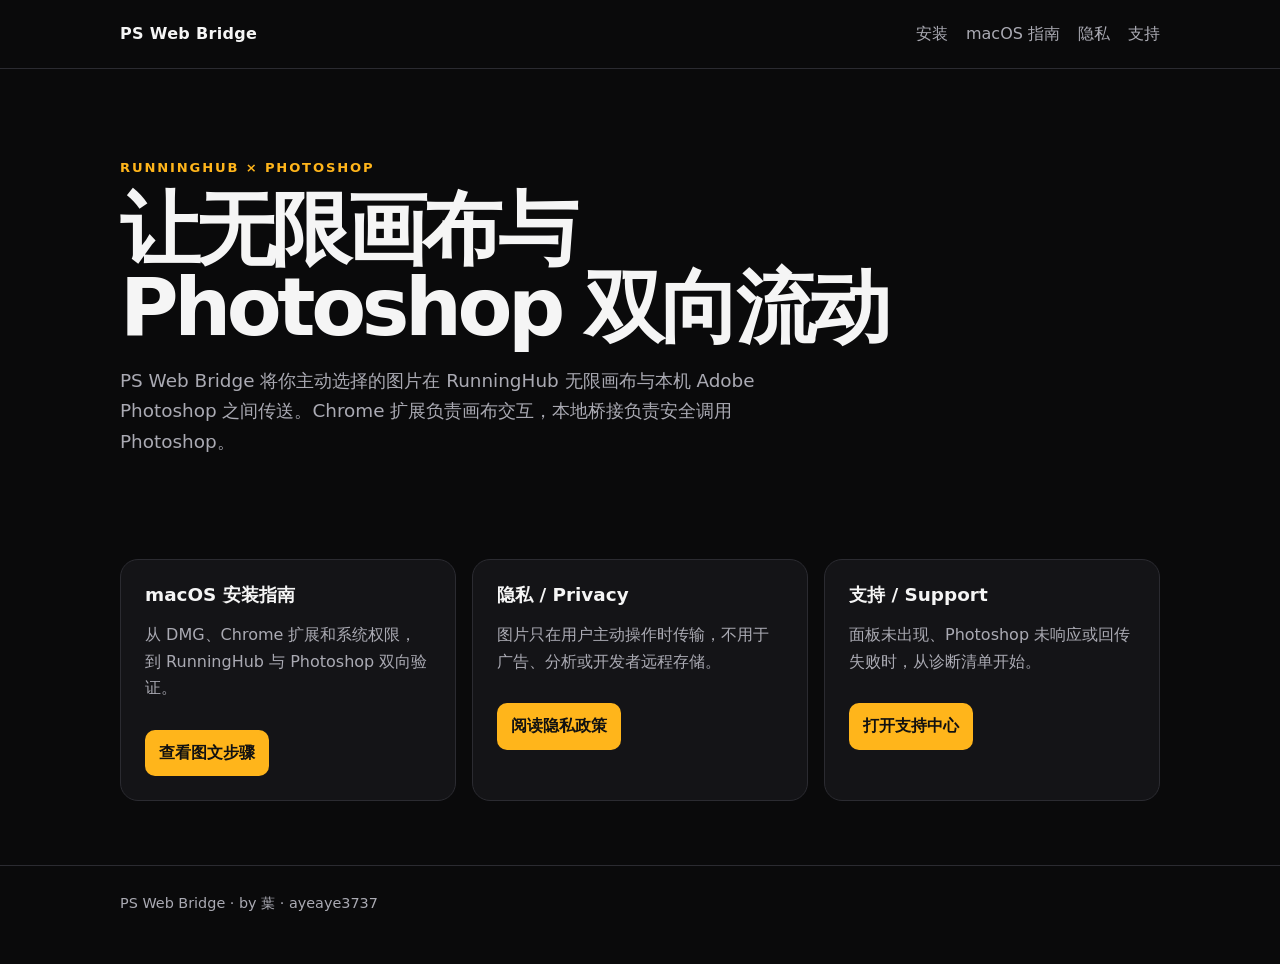
<file: index.html>
<!doctype html>
<html lang="zh-CN">
<head>
  <meta charset="utf-8">
  <meta name="viewport" content="width=device-width,initial-scale=1">
  <meta name="description" content="PS Web Bridge 官方支持站：安装、隐私与故障排查。">
  <meta property="og:title" content="PS Web Bridge">
  <meta property="og:description" content="在 RunningHub 无限画布与本机 Photoshop 之间双向传送图片。">
  <meta property="og:type" content="website">
  <meta property="og:url" content="https://pjczz.github.io/ps-canvas-support/">
  <meta property="og:image" content="https://pjczz.github.io/ps-canvas-support/og.png">
  <meta name="twitter:card" content="summary_large_image">
  <meta name="twitter:image" content="https://pjczz.github.io/ps-canvas-support/og.png">
  <title>PS Web Bridge</title>
  <link rel="stylesheet" href="./styles.css">
</head>
<body>
  <header><nav class="shell"><a class="brand" href="./">PS Web Bridge</a><div class="nav-links"><a href="./install/">安装</a><a href="./macos/">macOS 指南</a><a href="./privacy/">隐私</a><a href="./support/">支持</a></div></nav></header>
  <main class="shell">
    <section class="hero"><div class="eyebrow">RunningHub × Photoshop</div><h1>让无限画布与 Photoshop 双向流动</h1><p class="lead">PS Web Bridge 将你主动选择的图片在 RunningHub 无限画布与本机 Adobe Photoshop 之间传送。Chrome 扩展负责画布交互，本地桥接负责安全调用 Photoshop。</p></section>
    <section class="grid">
      <article class="card"><h2>macOS 安装指南</h2><p>从 DMG、Chrome 扩展和系统权限，到 RunningHub 与 Photoshop 双向验证。</p><a class="button" href="./macos/">查看图文步骤</a></article>
      <article class="card"><h2>隐私 / Privacy</h2><p>图片只在用户主动操作时传输，不用于广告、分析或开发者远程存储。</p><a class="button" href="./privacy/">阅读隐私政策</a></article>
      <article class="card"><h2>支持 / Support</h2><p>面板未出现、Photoshop 未响应或回传失败时，从诊断清单开始。</p><a class="button" href="./support/">打开支持中心</a></article>
    </section>
  </main>
  <footer><div class="shell">PS Web Bridge · by 葉 · ayeaye3737</div></footer>
</body>
</html>
</file>
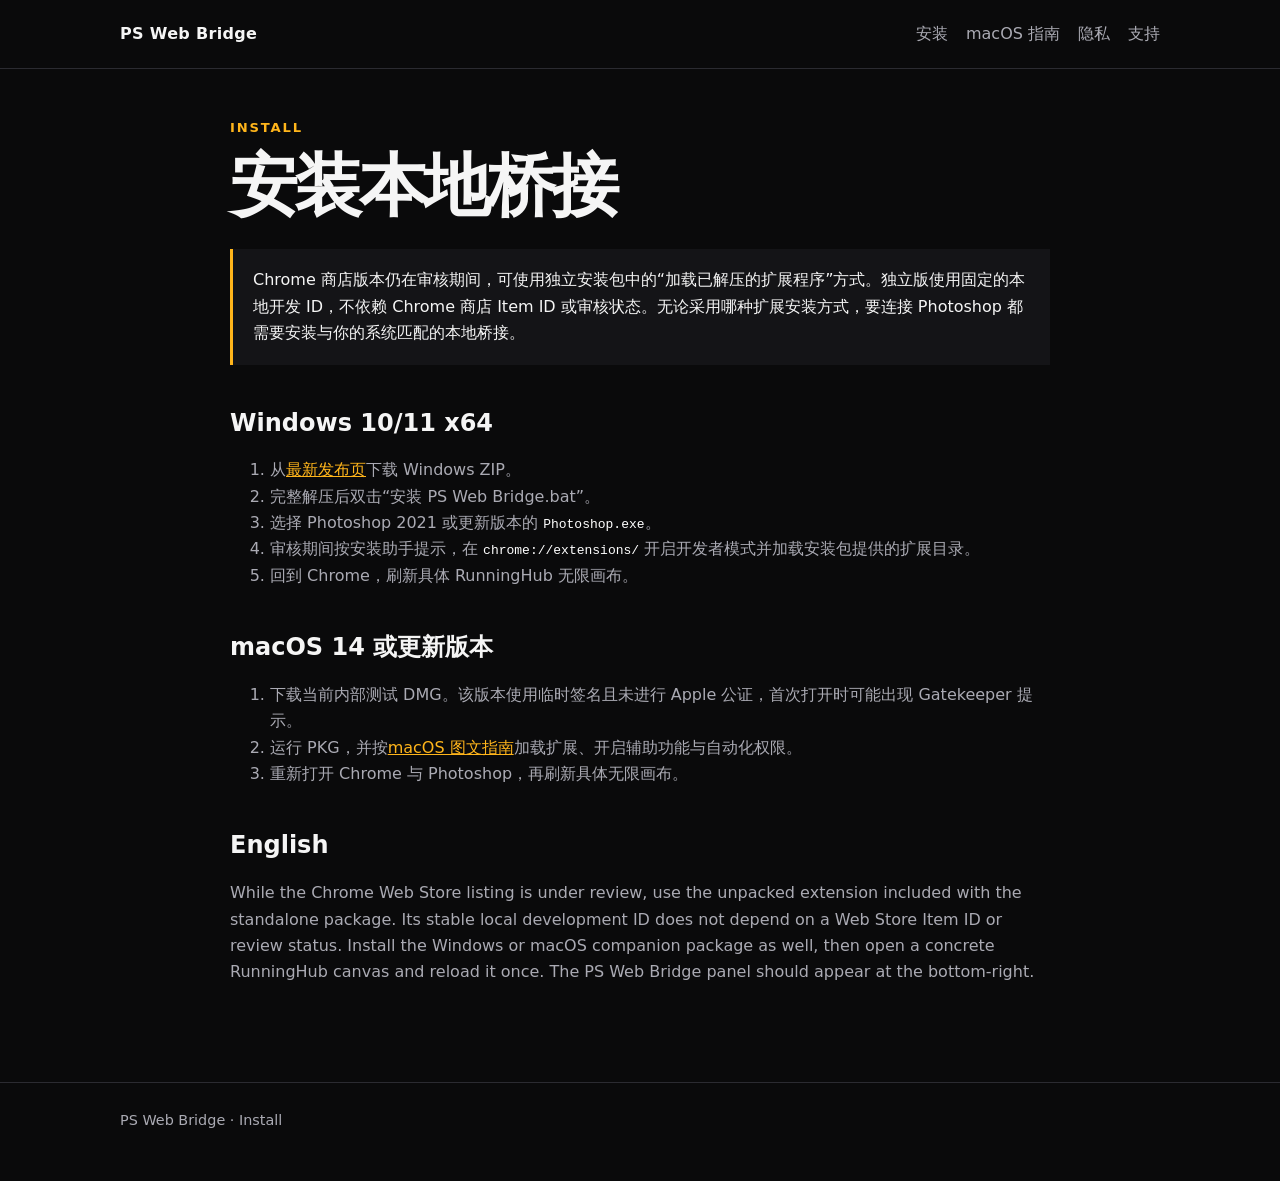
<file: install/index.html>
<!doctype html>
<html lang="zh-CN">
<head><meta charset="utf-8"><meta name="viewport" content="width=device-width,initial-scale=1"><meta name="description" content="PS Web Bridge Windows 与 macOS 安装说明"><title>安装 · PS Web Bridge</title><link rel="stylesheet" href="../styles.css"></head>
<body>
  <header><nav class="shell"><a class="brand" href="../">PS Web Bridge</a><div class="nav-links"><a href="./">安装</a><a href="../macos/">macOS 指南</a><a href="../privacy/">隐私</a><a href="../support/">支持</a></div></nav></header>
  <main class="shell article">
    <div class="eyebrow">Install</div><h1>安装本地桥接</h1>
    <div class="notice">Chrome 商店版本仍在审核期间，可使用独立安装包中的“加载已解压的扩展程序”方式。独立版使用固定的本地开发 ID，不依赖 Chrome 商店 Item ID 或审核状态。无论采用哪种扩展安装方式，要连接 Photoshop 都需要安装与你的系统匹配的本地桥接。</div>
    <h2>Windows 10/11 x64</h2><ol><li>从<a href="https://github.com/pjczz/ps-canvas-support/releases/latest">最新发布页</a>下载 Windows ZIP。</li><li>完整解压后双击“安装 PS Web Bridge.bat”。</li><li>选择 Photoshop 2021 或更新版本的 <code>Photoshop.exe</code>。</li><li>审核期间按安装助手提示，在 <code>chrome://extensions/</code> 开启开发者模式并加载安装包提供的扩展目录。</li><li>回到 Chrome，刷新具体 RunningHub 无限画布。</li></ol>
    <h2>macOS 14 或更新版本</h2><ol><li>下载当前内部测试 DMG。该版本使用临时签名且未进行 Apple 公证，首次打开时可能出现 Gatekeeper 提示。</li><li>运行 PKG，并按<a href="../macos/">macOS 图文指南</a>加载扩展、开启辅助功能与自动化权限。</li><li>重新打开 Chrome 与 Photoshop，再刷新具体无限画布。</li></ol>
    <h2>English</h2><p>While the Chrome Web Store listing is under review, use the unpacked extension included with the standalone package. Its stable local development ID does not depend on a Web Store Item ID or review status. Install the Windows or macOS companion package as well, then open a concrete RunningHub canvas and reload it once. The PS Web Bridge panel should appear at the bottom-right.</p>
  </main>
  <footer><div class="shell">PS Web Bridge · Install</div></footer>
</body>
</html>
</file>
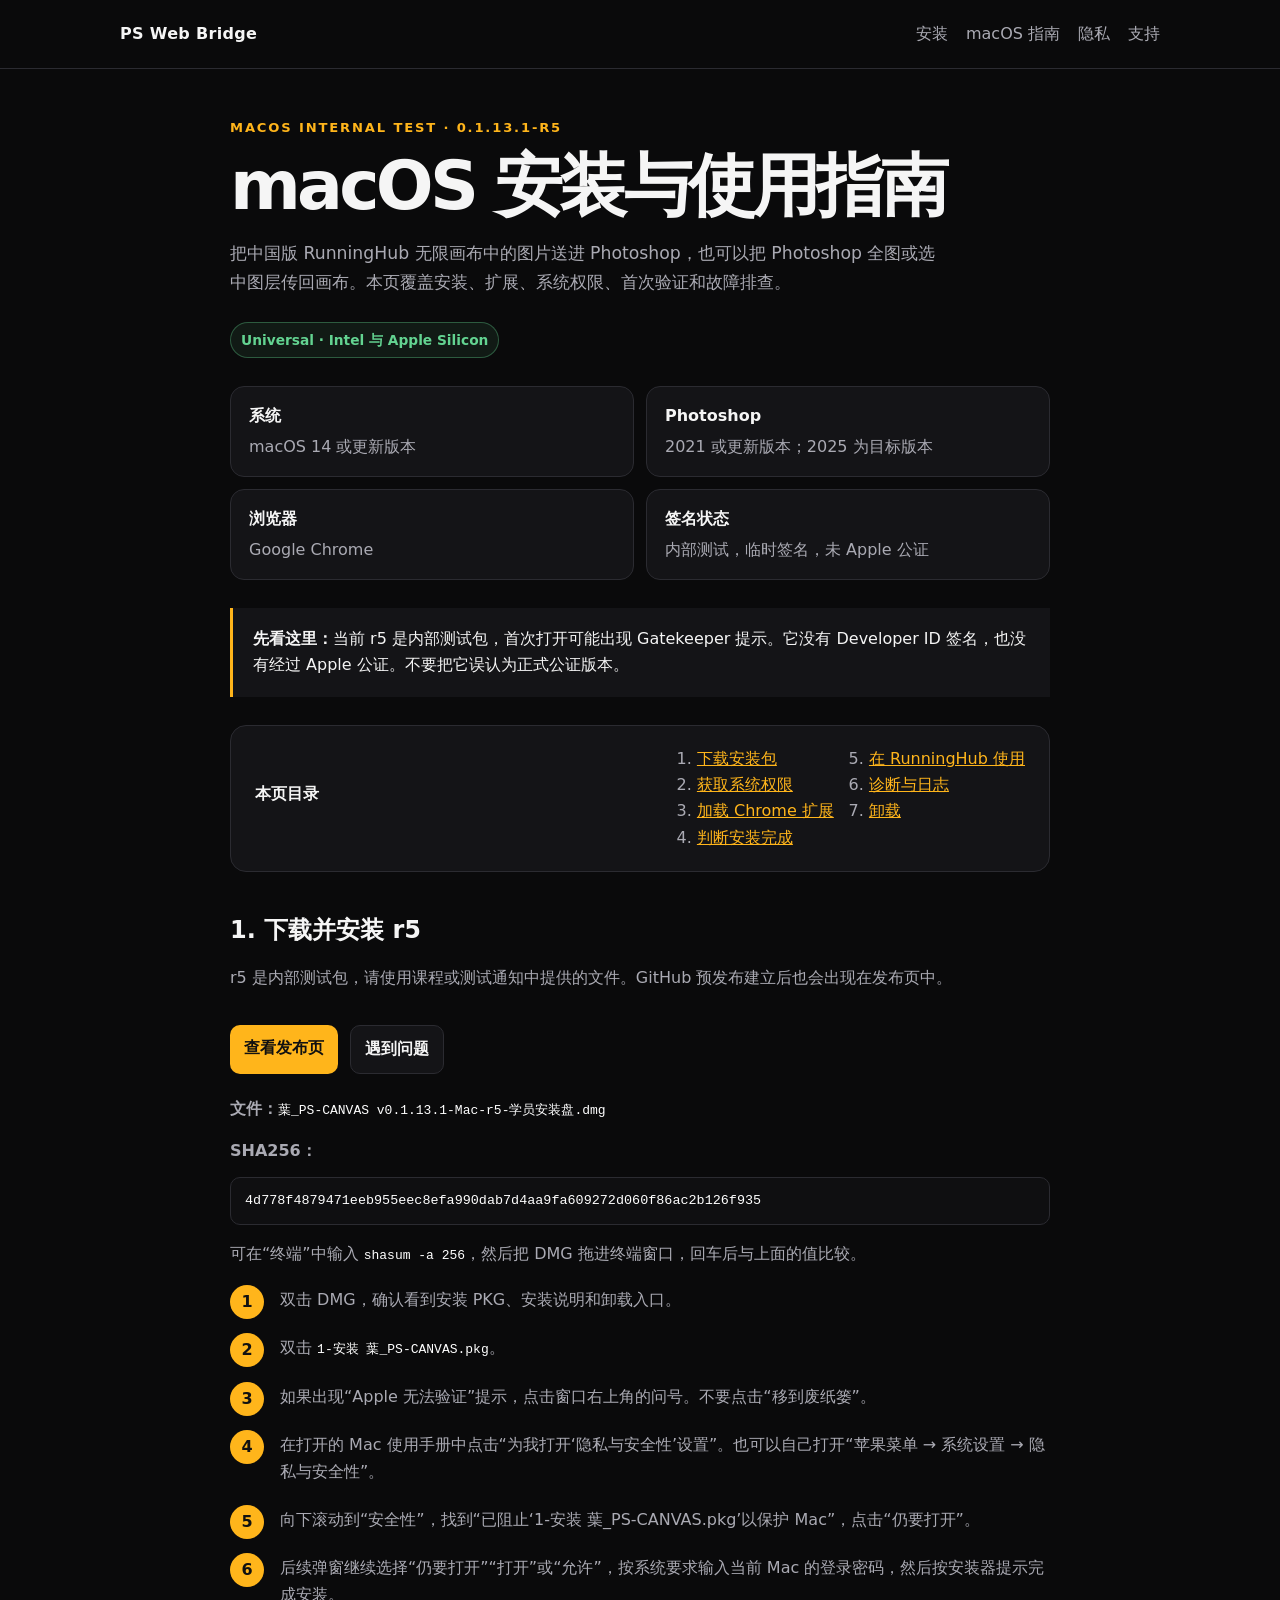
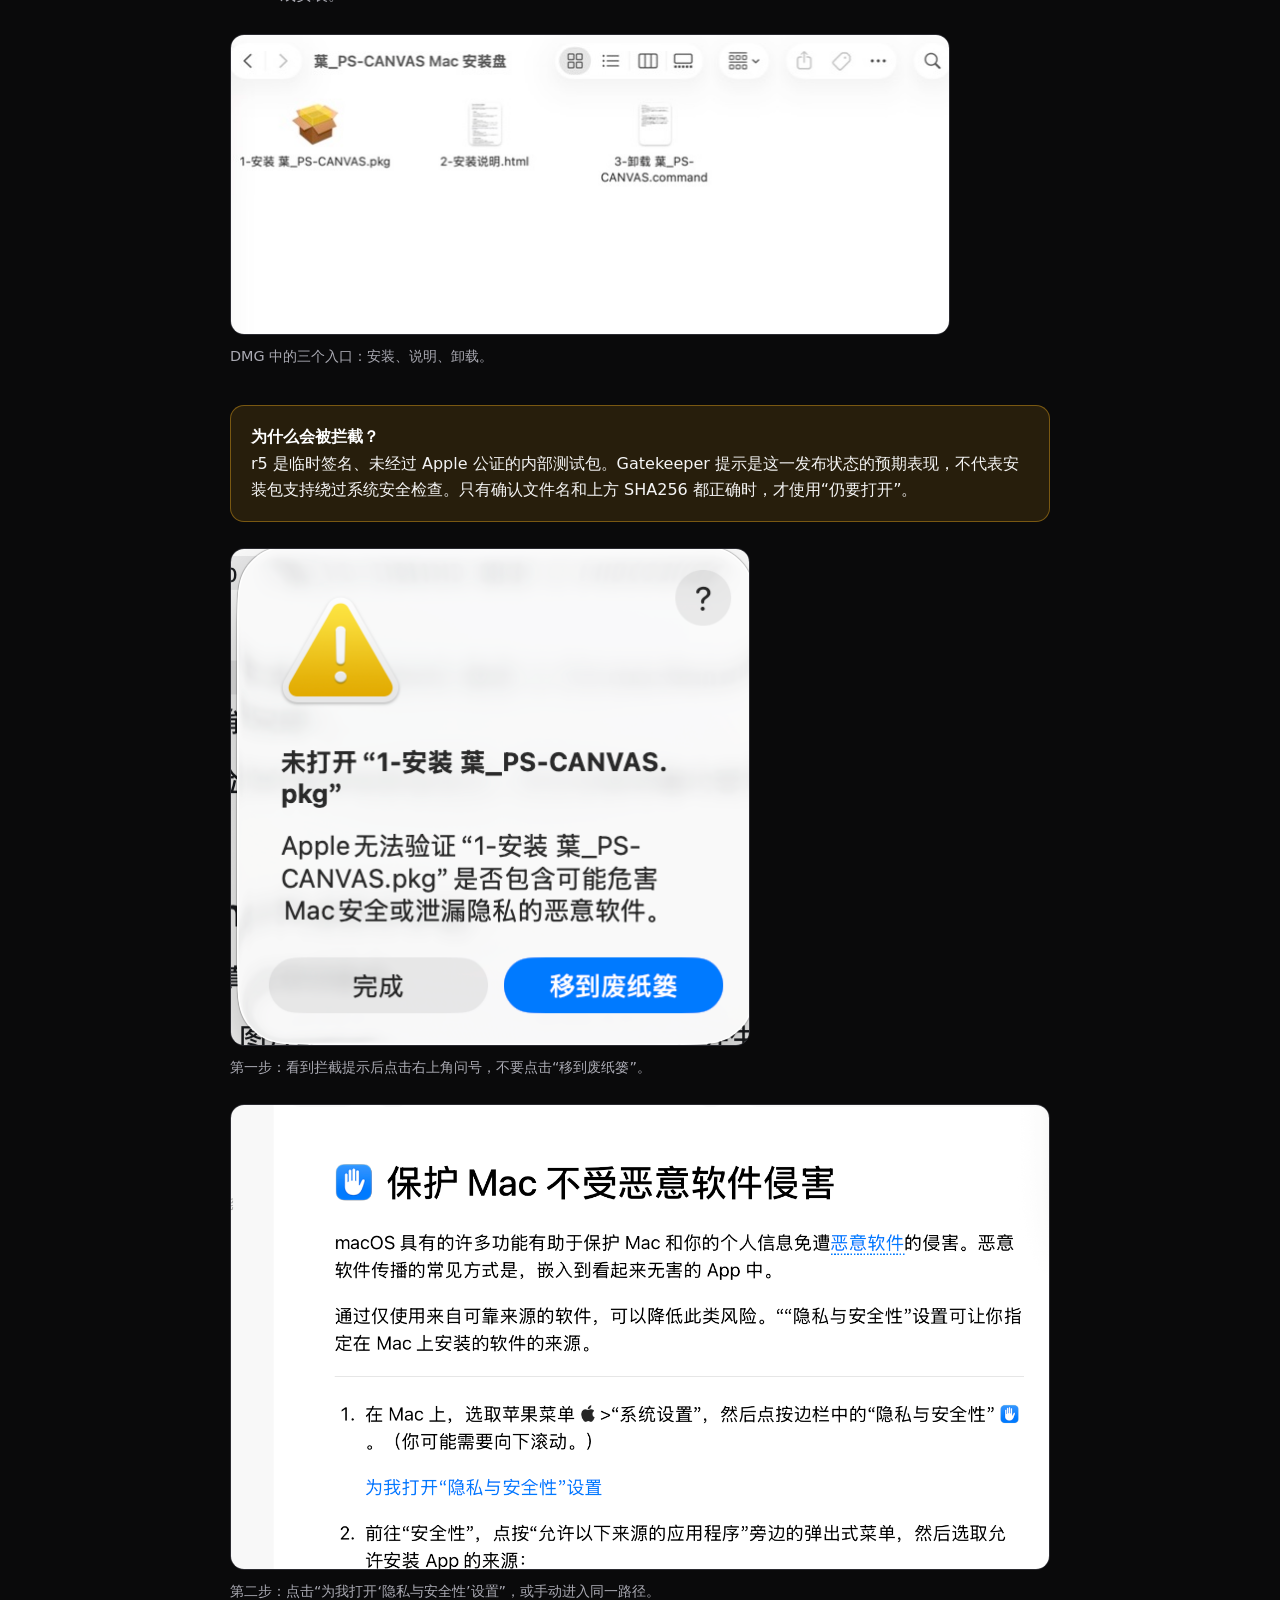
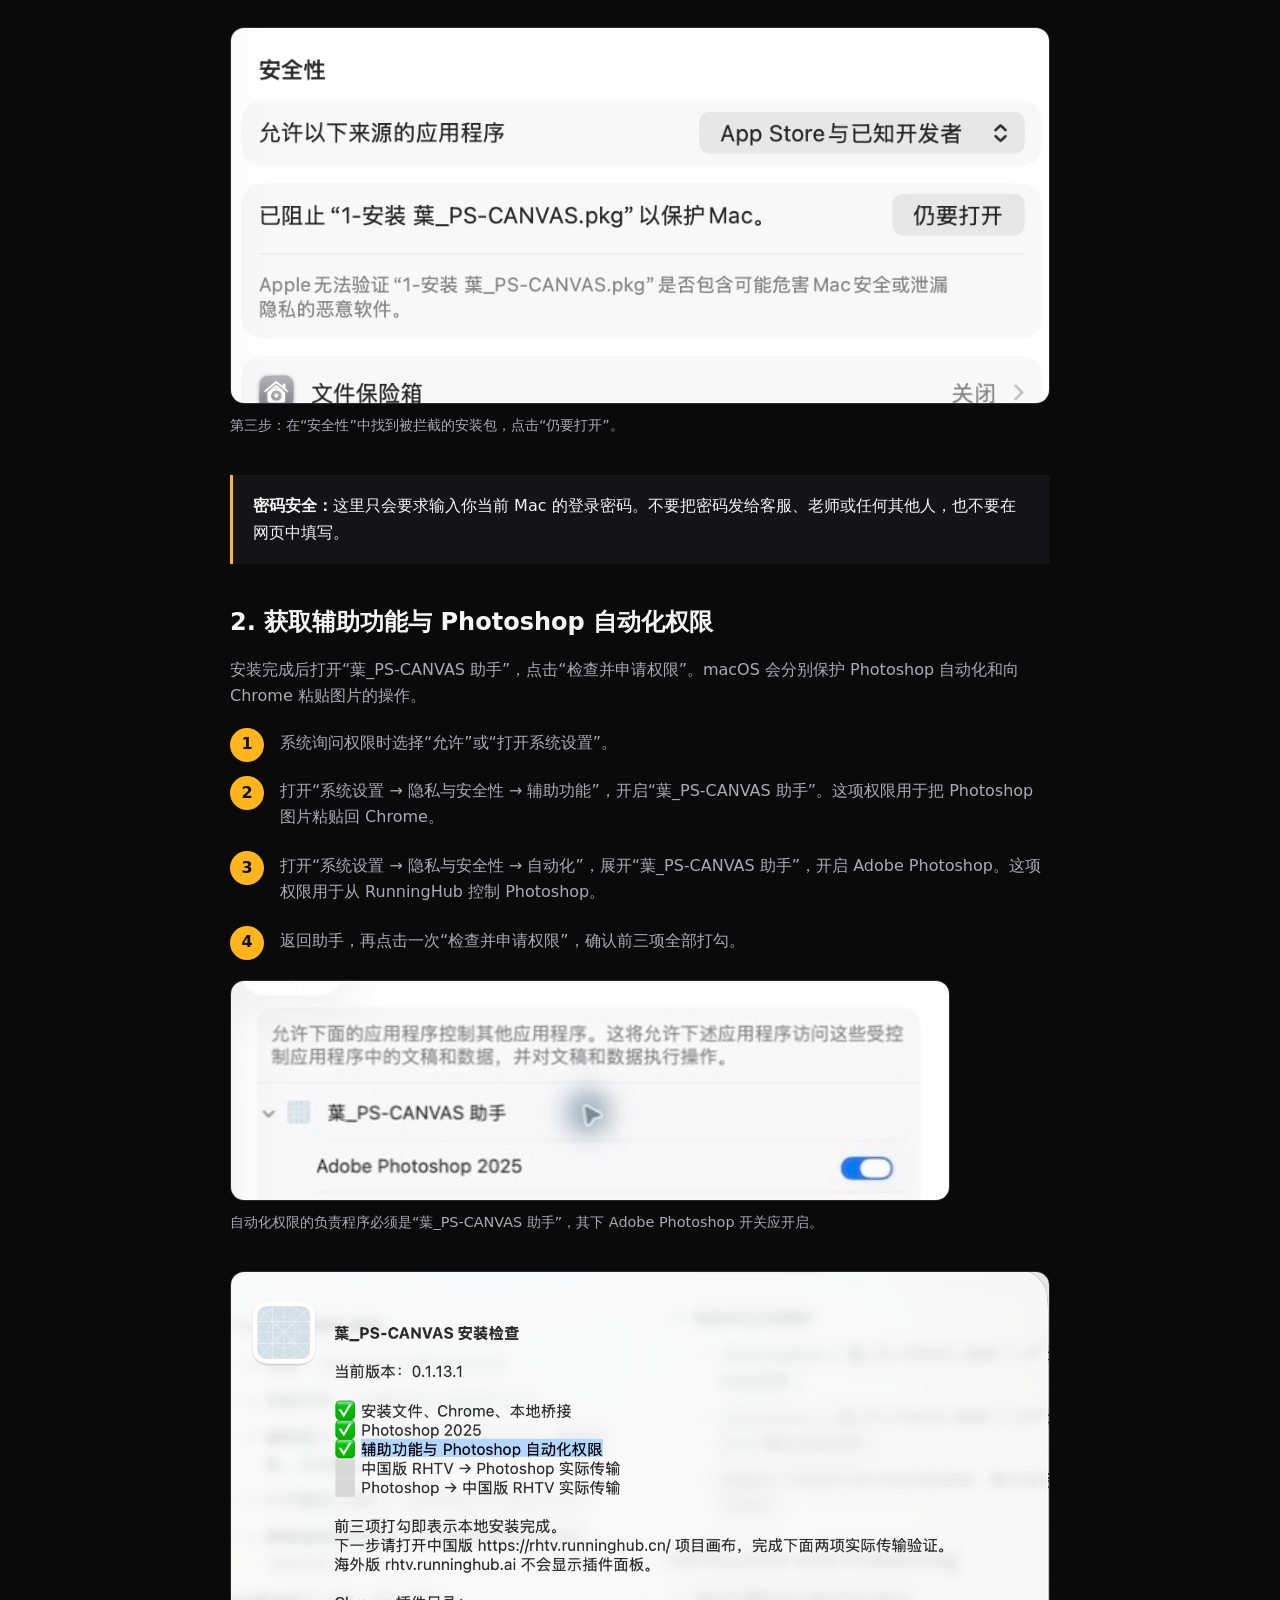
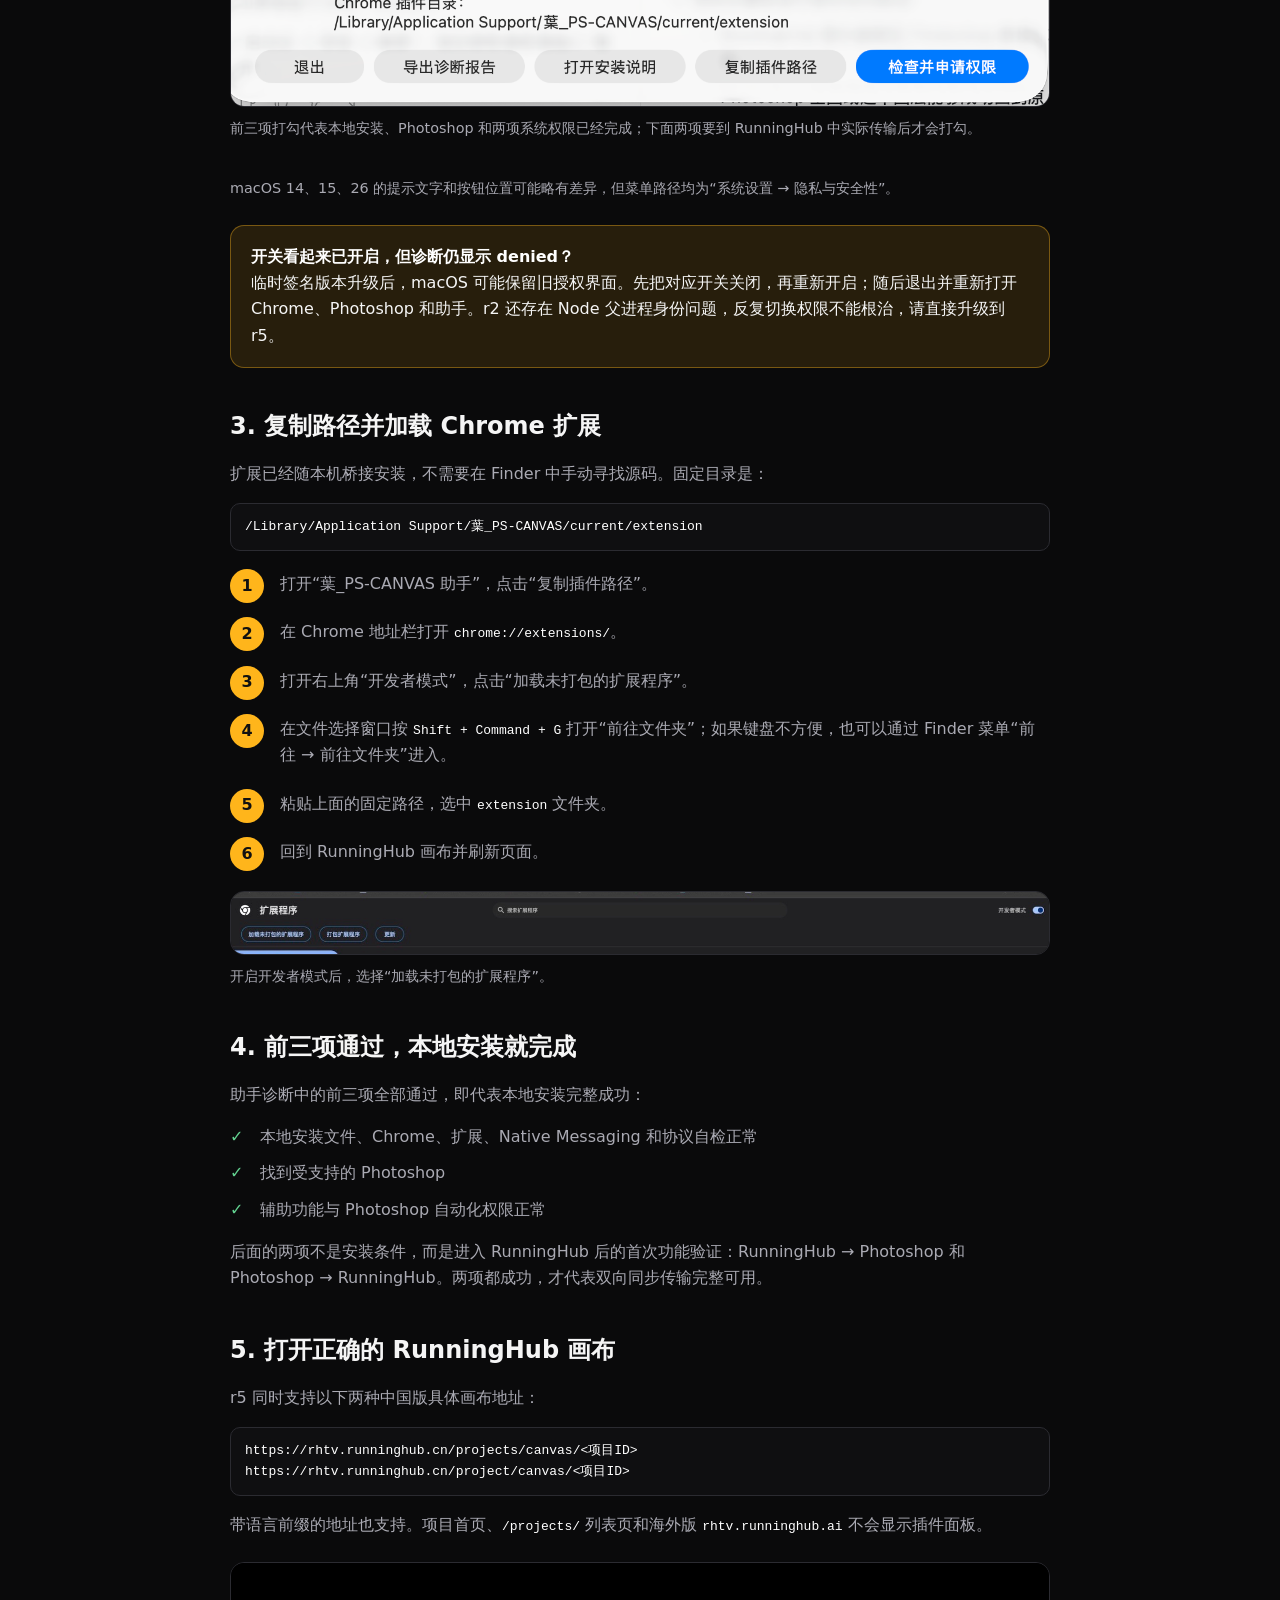
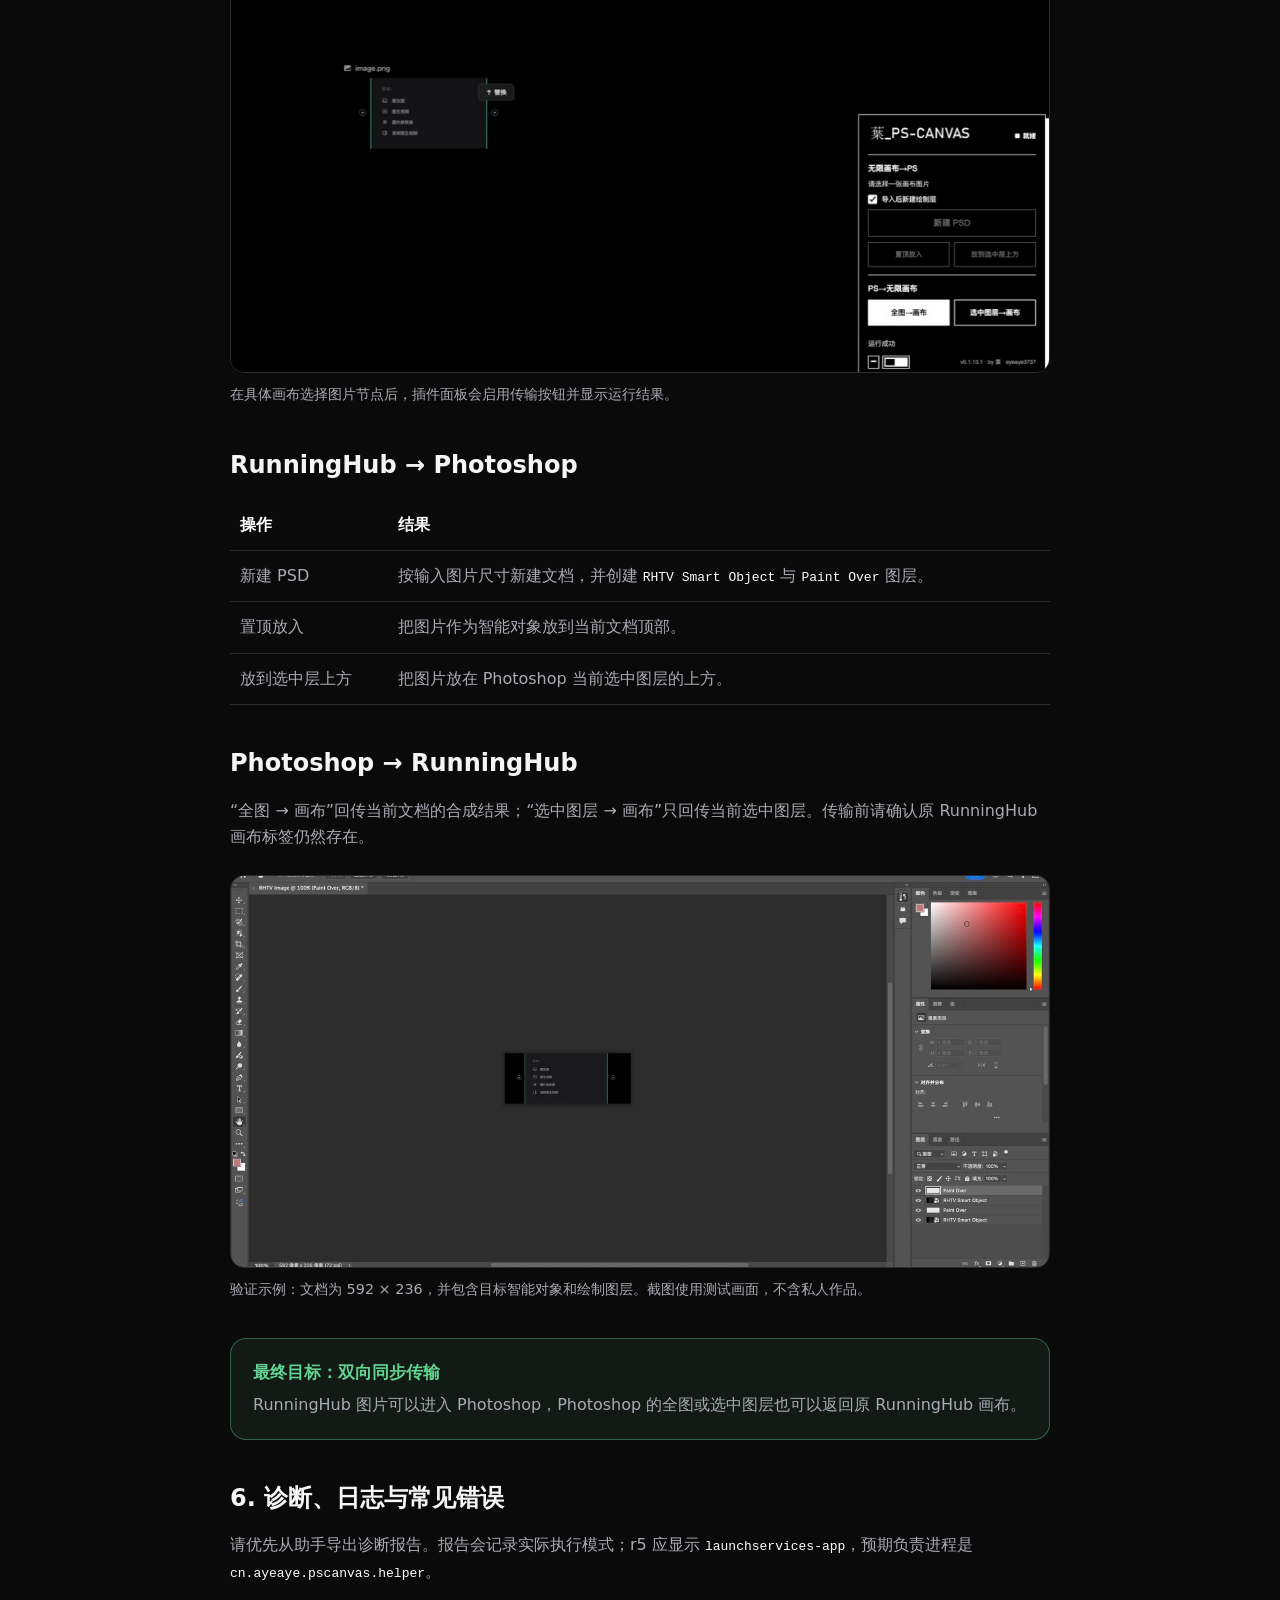
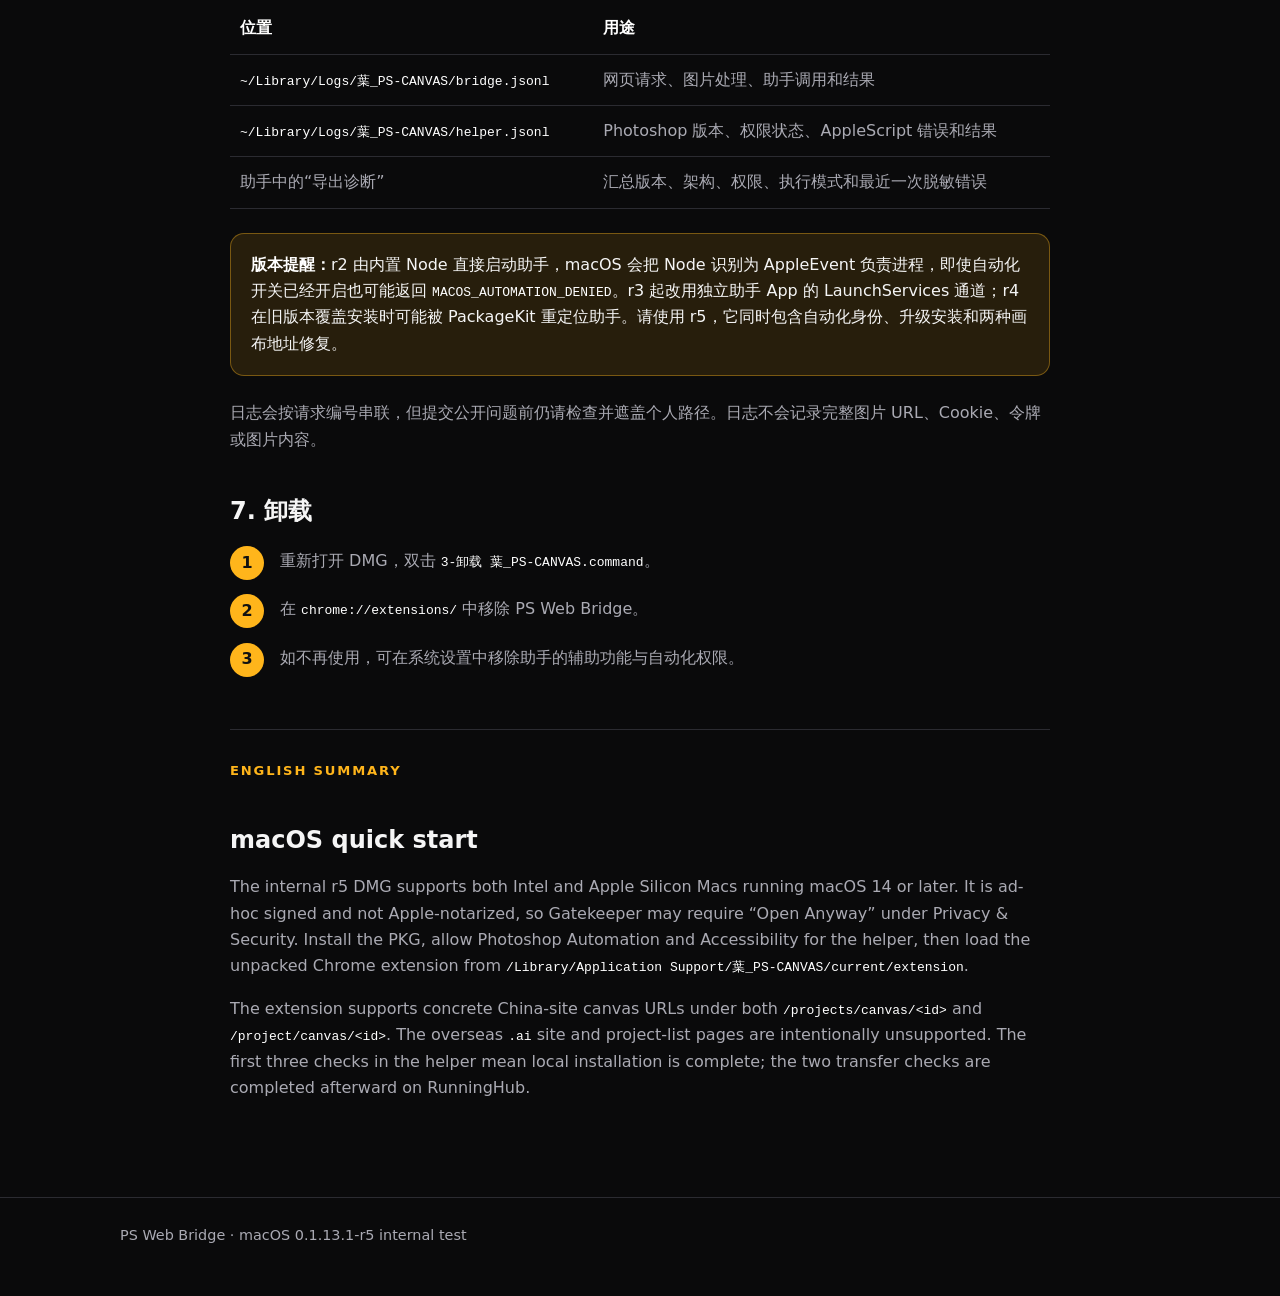
<file: macos/index.html>
<!doctype html>
<html lang="zh-CN">
<head>
  <meta charset="utf-8">
  <meta name="viewport" content="width=device-width,initial-scale=1">
  <meta name="description" content="葉_PS-CANVAS macOS 安装、Chrome 扩展、权限、使用与故障排查指南。">
  <title>macOS 安装指南 · PS Web Bridge</title>
  <link rel="stylesheet" href="../styles.css">
</head>
<body>
  <header><nav class="shell"><a class="brand" href="../">PS Web Bridge</a><div class="nav-links"><a href="../install/">安装</a><a href="./">macOS 指南</a><a href="../privacy/">隐私</a><a href="../support/">支持</a></div></nav></header>
  <main class="shell article">
    <div class="eyebrow">macOS internal test · 0.1.13.1-r5</div>
    <h1>macOS 安装与使用指南</h1>
    <p class="article-intro">把中国版 RunningHub 无限画布中的图片送进 Photoshop，也可以把 Photoshop 全图或选中图层传回画布。本页覆盖安装、扩展、系统权限、首次验证和故障排查。</p>
    <div class="status">Universal · Intel 与 Apple Silicon</div>

    <div class="meta-grid">
      <div class="meta-item"><strong>系统</strong><span>macOS 14 或更新版本</span></div>
      <div class="meta-item"><strong>Photoshop</strong><span>2021 或更新版本；2025 为目标版本</span></div>
      <div class="meta-item"><strong>浏览器</strong><span>Google Chrome</span></div>
      <div class="meta-item"><strong>签名状态</strong><span>内部测试，临时签名，未 Apple 公证</span></div>
    </div>

    <div class="notice"><strong>先看这里：</strong>当前 r5 是内部测试包，首次打开可能出现 Gatekeeper 提示。它没有 Developer ID 签名，也没有经过 Apple 公证。不要把它误认为正式公证版本。</div>

    <nav class="toc" aria-label="本页目录"><strong>本页目录</strong><ol><li><a href="#download">下载安装包</a></li><li><a href="#permissions">获取系统权限</a></li><li><a href="#extension">加载 Chrome 扩展</a></li><li><a href="#complete">判断安装完成</a></li><li><a href="#use">在 RunningHub 使用</a></li><li><a href="#diagnostics">诊断与日志</a></li><li><a href="#uninstall">卸载</a></li></ol></nav>

    <section id="download">
      <h2>1. 下载并安装 r5</h2>
      <p>r5 是内部测试包，请使用课程或测试通知中提供的文件。GitHub 预发布建立后也会出现在发布页中。</p>
      <div class="release-actions"><a class="button" href="https://github.com/pjczz/ps-canvas-support/releases">查看发布页</a><a class="button secondary" href="https://github.com/pjczz/ps-canvas-support/issues">遇到问题</a></div>
      <p><strong>文件：</strong><code>葉_PS-CANVAS v0.1.13.1-Mac-r5-学员安装盘.dmg</code></p>
      <p><strong>SHA256：</strong><code class="path hash">4d778f4879471eeb955eec8efa990dab7d4aa9fa609272d060f86ac2b126f935</code></p>
      <p>可在“终端”中输入 <code>shasum -a 256</code>，然后把 DMG 拖进终端窗口，回车后与上面的值比较。</p>
      <ol class="steps"><li>双击 DMG，确认看到安装 PKG、安装说明和卸载入口。</li><li>双击 <code>1-安装 葉_PS-CANVAS.pkg</code>。</li><li>如果出现“Apple 无法验证”提示，点击窗口右上角的问号。不要点击“移到废纸篓”。</li><li>在打开的 Mac 使用手册中点击“为我打开‘隐私与安全性’设置”。也可以自己打开“苹果菜单 → 系统设置 → 隐私与安全性”。</li><li>向下滚动到“安全性”，找到“已阻止‘1-安装 葉_PS-CANVAS.pkg’以保护 Mac”，点击“仍要打开”。</li><li>后续弹窗继续选择“仍要打开”“打开”或“允许”，按系统要求输入当前 Mac 的登录密码，然后按安装器提示完成安装。</li></ol>
      <figure class="figure narrow"><img src="../assets/macos/01-dmg-contents.jpg" alt="DMG 中包含安装 PKG、安装说明和卸载入口" loading="lazy"><figcaption>DMG 中的三个入口：安装、说明、卸载。</figcaption></figure>
      <div class="callout"><strong>为什么会被拦截？</strong><br>r5 是临时签名、未经过 Apple 公证的内部测试包。Gatekeeper 提示是这一发布状态的预期表现，不代表安装包支持绕过系统安全检查。只有确认文件名和上方 SHA256 都正确时，才使用“仍要打开”。</div>
      <div class="screenshot-sequence">
        <figure class="figure dialog"><img src="../assets/macos/07-gatekeeper-warning.png" alt="Apple 无法验证葉_PS-CANVAS 安装包的 Gatekeeper 提示，右上角带有问号按钮" loading="lazy"><figcaption>第一步：看到拦截提示后点击右上角问号，不要点击“移到废纸篓”。</figcaption></figure>
        <figure class="figure"><img src="../assets/macos/08-gatekeeper-help-link.png" alt="Mac 使用手册中为我打开隐私与安全性设置的链接" loading="lazy"><figcaption>第二步：点击“为我打开‘隐私与安全性’设置”，或手动进入同一路径。</figcaption></figure>
        <figure class="figure"><img src="../assets/macos/09-gatekeeper-open-anyway.png" alt="macOS 隐私与安全性的安全性区域中被阻止安装包和仍要打开按钮" loading="lazy"><figcaption>第三步：在“安全性”中找到被拦截的安装包，点击“仍要打开”。</figcaption></figure>
      </div>
      <div class="notice"><strong>密码安全：</strong>这里只会要求输入你当前 Mac 的登录密码。不要把密码发给客服、老师或任何其他人，也不要在网页中填写。</div>
    </section>

    <section id="permissions">
      <h2>2. 获取辅助功能与 Photoshop 自动化权限</h2>
      <p>安装完成后打开“葉_PS-CANVAS 助手”，点击“检查并申请权限”。macOS 会分别保护 Photoshop 自动化和向 Chrome 粘贴图片的操作。</p>
      <ol class="steps"><li>系统询问权限时选择“允许”或“打开系统设置”。</li><li>打开“系统设置 → 隐私与安全性 → 辅助功能”，开启“葉_PS-CANVAS 助手”。这项权限用于把 Photoshop 图片粘贴回 Chrome。</li><li>打开“系统设置 → 隐私与安全性 → 自动化”，展开“葉_PS-CANVAS 助手”，开启 Adobe Photoshop。这项权限用于从 RunningHub 控制 Photoshop。</li><li>返回助手，再点击一次“检查并申请权限”，确认前三项全部打勾。</li></ol>
      <figure class="figure narrow"><img src="../assets/macos/04-automation-permission.jpg" alt="macOS 自动化权限中葉_PS-CANVAS 助手控制 Adobe Photoshop 的开关" loading="lazy"><figcaption>自动化权限的负责程序必须是“葉_PS-CANVAS 助手”，其下 Adobe Photoshop 开关应开启。</figcaption></figure>
      <figure class="figure"><img src="../assets/macos/10-assistant-permission-check.png" alt="葉_PS-CANVAS 助手安装检查中前三项已经打勾" loading="lazy"><figcaption>前三项打勾代表本地安装、Photoshop 和两项系统权限已经完成；下面两项要到 RunningHub 中实际传输后才会打勾。</figcaption></figure>
      <p class="version-note">macOS 14、15、26 的提示文字和按钮位置可能略有差异，但菜单路径均为“系统设置 → 隐私与安全性”。</p>
      <div class="callout"><strong>开关看起来已开启，但诊断仍显示 denied？</strong><br>临时签名版本升级后，macOS 可能保留旧授权界面。先把对应开关关闭，再重新开启；随后退出并重新打开 Chrome、Photoshop 和助手。r2 还存在 Node 父进程身份问题，反复切换权限不能根治，请直接升级到 r5。</div>
    </section>

    <section id="extension">
      <h2>3. 复制路径并加载 Chrome 扩展</h2>
      <p>扩展已经随本机桥接安装，不需要在 Finder 中手动寻找源码。固定目录是：</p>
      <code class="path">/Library/Application Support/葉_PS-CANVAS/current/extension</code>
      <ol class="steps"><li>打开“葉_PS-CANVAS 助手”，点击“复制插件路径”。</li><li>在 Chrome 地址栏打开 <code>chrome://extensions/</code>。</li><li>打开右上角“开发者模式”，点击“加载未打包的扩展程序”。</li><li>在文件选择窗口按 <code>Shift + Command + G</code> 打开“前往文件夹”；如果键盘不方便，也可以通过 Finder 菜单“前往 → 前往文件夹”进入。</li><li>粘贴上面的固定路径，选中 <code>extension</code> 文件夹。</li><li>回到 RunningHub 画布并刷新页面。</li></ol>
      <figure class="figure"><img src="../assets/macos/02-chrome-load-unpacked.jpg" alt="Chrome 扩展程序页面中的开发者模式和加载未打包扩展按钮" loading="lazy"><figcaption>开启开发者模式后，选择“加载未打包的扩展程序”。</figcaption></figure>
    </section>

    <section id="complete">
      <h2>4. 前三项通过，本地安装就完成</h2>
      <p>助手诊断中的前三项全部通过，即代表本地安装完整成功：</p>
      <ul class="checklist"><li>本地安装文件、Chrome、扩展、Native Messaging 和协议自检正常</li><li>找到受支持的 Photoshop</li><li>辅助功能与 Photoshop 自动化权限正常</li></ul>
      <p>后面的两项不是安装条件，而是进入 RunningHub 后的首次功能验证：RunningHub → Photoshop 和 Photoshop → RunningHub。两项都成功，才代表双向同步传输完整可用。</p>
    </section>

    <section id="use">
      <h2>5. 打开正确的 RunningHub 画布</h2>
      <p>r5 同时支持以下两种中国版具体画布地址：</p>
      <code class="path">https://rhtv.runninghub.cn/projects/canvas/&lt;项目ID&gt;<br>https://rhtv.runninghub.cn/project/canvas/&lt;项目ID&gt;</code>
      <p>带语言前缀的地址也支持。项目首页、<code>/projects/</code> 列表页和海外版 <code>rhtv.runninghub.ai</code> 不会显示插件面板。</p>
      <figure class="figure"><img src="../assets/macos/05-runninghub-panel.jpg" alt="RunningHub 无限画布右下角的葉_PS-CANVAS 插件面板和运行成功状态" loading="lazy"><figcaption>在具体画布选择图片节点后，插件面板会启用传输按钮并显示运行结果。</figcaption></figure>

      <h2>RunningHub → Photoshop</h2>
      <table class="mini-table"><thead><tr><th>操作</th><th>结果</th></tr></thead><tbody><tr><td>新建 PSD</td><td>按输入图片尺寸新建文档，并创建 <code>RHTV Smart Object</code> 与 <code>Paint Over</code> 图层。</td></tr><tr><td>置顶放入</td><td>把图片作为智能对象放到当前文档顶部。</td></tr><tr><td>放到选中层上方</td><td>把图片放在 Photoshop 当前选中图层的上方。</td></tr></tbody></table>
      <h2>Photoshop → RunningHub</h2>
      <p>“全图 → 画布”回传当前文档的合成结果；“选中图层 → 画布”只回传当前选中图层。传输前请确认原 RunningHub 画布标签仍然存在。</p>
      <figure class="figure"><img src="../assets/macos/06-photoshop-layers.jpg" alt="Photoshop 中尺寸为 592×236 的测试文档及 RHTV Smart Object 和 Paint Over 图层" loading="lazy"><figcaption>验证示例：文档为 592 × 236，并包含目标智能对象和绘制图层。截图使用测试画面，不含私人作品。</figcaption></figure>
      <div class="success-panel"><strong>最终目标：双向同步传输</strong><span>RunningHub 图片可以进入 Photoshop，Photoshop 的全图或选中图层也可以返回原 RunningHub 画布。</span></div>
    </section>

    <section id="diagnostics">
      <h2>6. 诊断、日志与常见错误</h2>
      <p>请优先从助手导出诊断报告。报告会记录实际执行模式；r5 应显示 <code>launchservices-app</code>，预期负责进程是 <code>cn.ayeaye.pscanvas.helper</code>。</p>
      <table class="mini-table"><thead><tr><th>位置</th><th>用途</th></tr></thead><tbody><tr><td><code>~/Library/Logs/葉_PS-CANVAS/bridge.jsonl</code></td><td>网页请求、图片处理、助手调用和结果</td></tr><tr><td><code>~/Library/Logs/葉_PS-CANVAS/helper.jsonl</code></td><td>Photoshop 版本、权限状态、AppleScript 错误和结果</td></tr><tr><td>助手中的“导出诊断”</td><td>汇总版本、架构、权限、执行模式和最近一次脱敏错误</td></tr></tbody></table>
      <div class="callout"><strong>版本提醒：</strong>r2 由内置 Node 直接启动助手，macOS 会把 Node 识别为 AppleEvent 负责进程，即使自动化开关已经开启也可能返回 <code>MACOS_AUTOMATION_DENIED</code>。r3 起改用独立助手 App 的 LaunchServices 通道；r4 在旧版本覆盖安装时可能被 PackageKit 重定位助手。请使用 r5，它同时包含自动化身份、升级安装和两种画布地址修复。</div>
      <p>日志会按请求编号串联，但提交公开问题前仍请检查并遮盖个人路径。日志不会记录完整图片 URL、Cookie、令牌或图片内容。</p>
    </section>

    <section id="uninstall">
      <h2>7. 卸载</h2>
      <ol class="steps"><li>重新打开 DMG，双击 <code>3-卸载 葉_PS-CANVAS.command</code>。</li><li>在 <code>chrome://extensions/</code> 中移除 PS Web Bridge。</li><li>如不再使用，可在系统设置中移除助手的辅助功能与自动化权限。</li></ol>
    </section>

    <section class="english">
      <div class="eyebrow">English summary</div>
      <h2>macOS quick start</h2>
      <p>The internal r5 DMG supports both Intel and Apple Silicon Macs running macOS 14 or later. It is ad-hoc signed and not Apple-notarized, so Gatekeeper may require “Open Anyway” under Privacy &amp; Security. Install the PKG, allow Photoshop Automation and Accessibility for the helper, then load the unpacked Chrome extension from <code>/Library/Application Support/葉_PS-CANVAS/current/extension</code>.</p>
      <p>The extension supports concrete China-site canvas URLs under both <code>/projects/canvas/&lt;id&gt;</code> and <code>/project/canvas/&lt;id&gt;</code>. The overseas <code>.ai</code> site and project-list pages are intentionally unsupported. The first three checks in the helper mean local installation is complete; the two transfer checks are completed afterward on RunningHub.</p>
    </section>
  </main>
  <footer><div class="shell">PS Web Bridge · macOS 0.1.13.1-r5 internal test</div></footer>
</body>
</html>
</file>
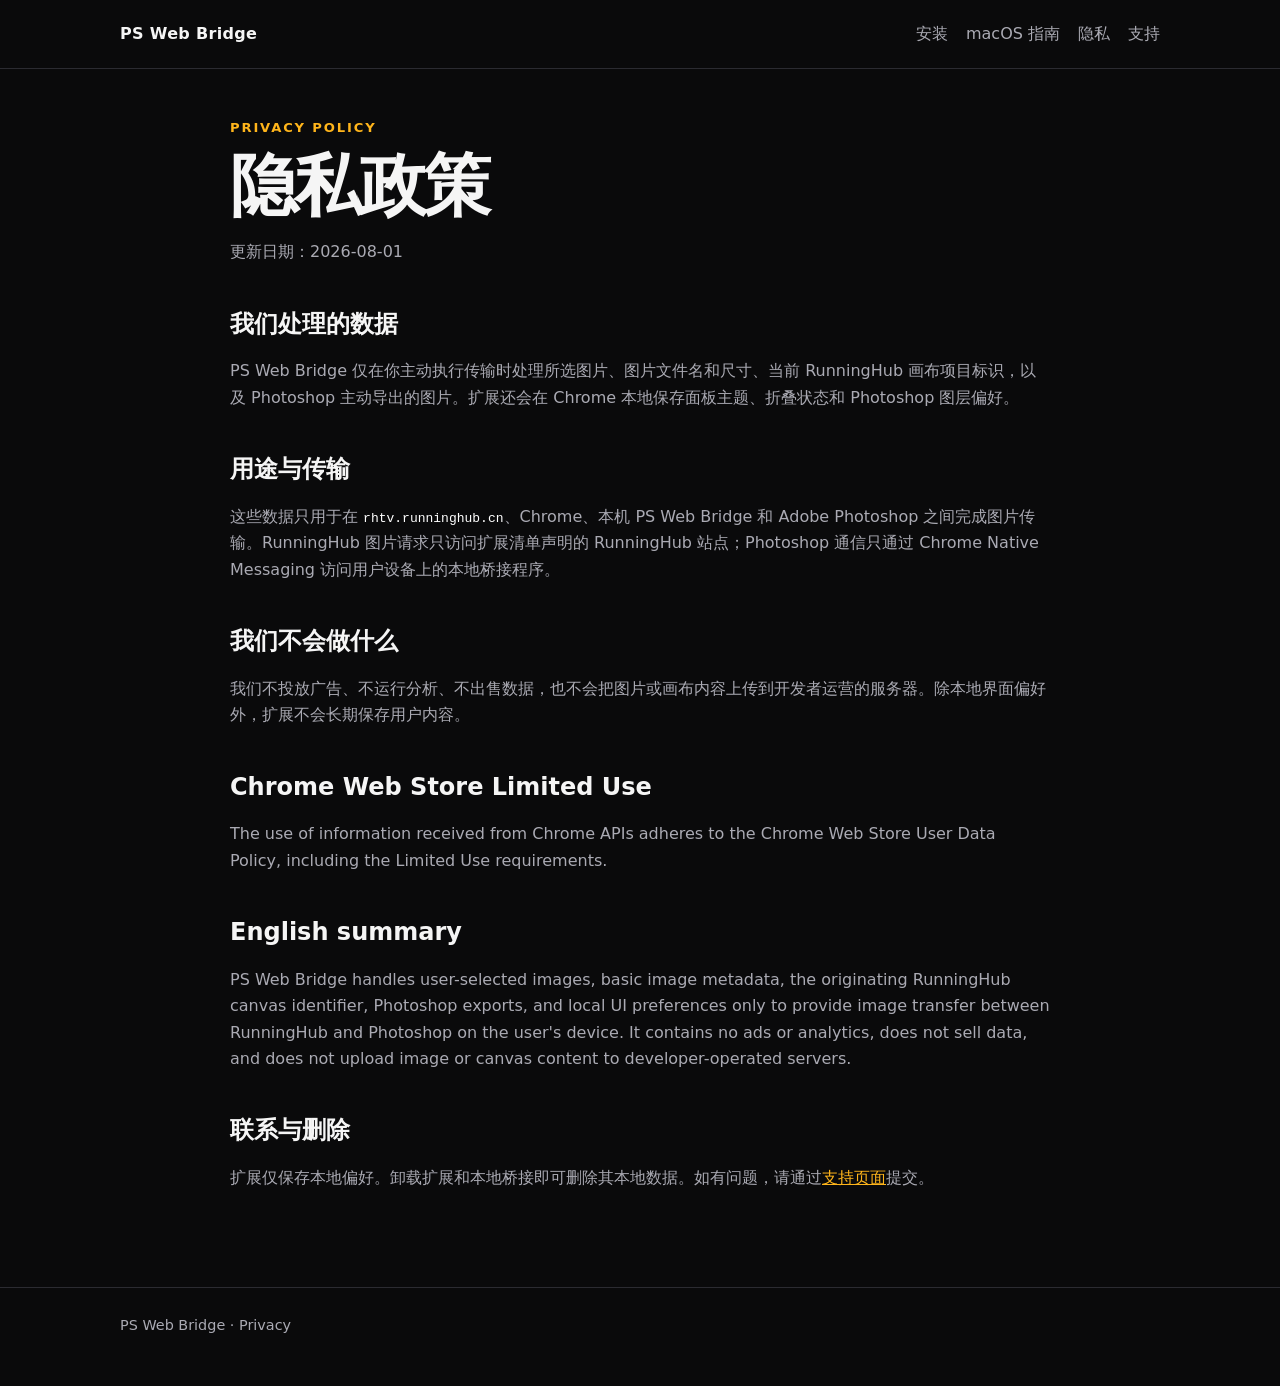
<file: privacy/index.html>
<!doctype html>
<html lang="zh-CN">
<head><meta charset="utf-8"><meta name="viewport" content="width=device-width,initial-scale=1"><meta name="description" content="PS Web Bridge 隐私政策 / Privacy Policy"><title>隐私政策 · PS Web Bridge</title><link rel="stylesheet" href="../styles.css"></head>
<body>
  <header><nav class="shell"><a class="brand" href="../">PS Web Bridge</a><div class="nav-links"><a href="../install/">安装</a><a href="../macos/">macOS 指南</a><a href="./">隐私</a><a href="../support/">支持</a></div></nav></header>
  <main class="shell article">
    <div class="eyebrow">Privacy Policy</div><h1>隐私政策</h1><p>更新日期：2026-08-01</p>
    <h2>我们处理的数据</h2><p>PS Web Bridge 仅在你主动执行传输时处理所选图片、图片文件名和尺寸、当前 RunningHub 画布项目标识，以及 Photoshop 主动导出的图片。扩展还会在 Chrome 本地保存面板主题、折叠状态和 Photoshop 图层偏好。</p>
    <h2>用途与传输</h2><p>这些数据只用于在 <code>rhtv.runninghub.cn</code>、Chrome、本机 PS Web Bridge 和 Adobe Photoshop 之间完成图片传输。RunningHub 图片请求只访问扩展清单声明的 RunningHub 站点；Photoshop 通信只通过 Chrome Native Messaging 访问用户设备上的本地桥接程序。</p>
    <h2>我们不会做什么</h2><p>我们不投放广告、不运行分析、不出售数据，也不会把图片或画布内容上传到开发者运营的服务器。除本地界面偏好外，扩展不会长期保存用户内容。</p>
    <h2>Chrome Web Store Limited Use</h2><p>The use of information received from Chrome APIs adheres to the Chrome Web Store User Data Policy, including the Limited Use requirements.</p>
    <h2>English summary</h2><p>PS Web Bridge handles user-selected images, basic image metadata, the originating RunningHub canvas identifier, Photoshop exports, and local UI preferences only to provide image transfer between RunningHub and Photoshop on the user's device. It contains no ads or analytics, does not sell data, and does not upload image or canvas content to developer-operated servers.</p>
    <h2>联系与删除</h2><p>扩展仅保存本地偏好。卸载扩展和本地桥接即可删除其本地数据。如有问题，请通过<a href="../support/">支持页面</a>提交。</p>
  </main>
  <footer><div class="shell">PS Web Bridge · Privacy</div></footer>
</body>
</html>
</file>
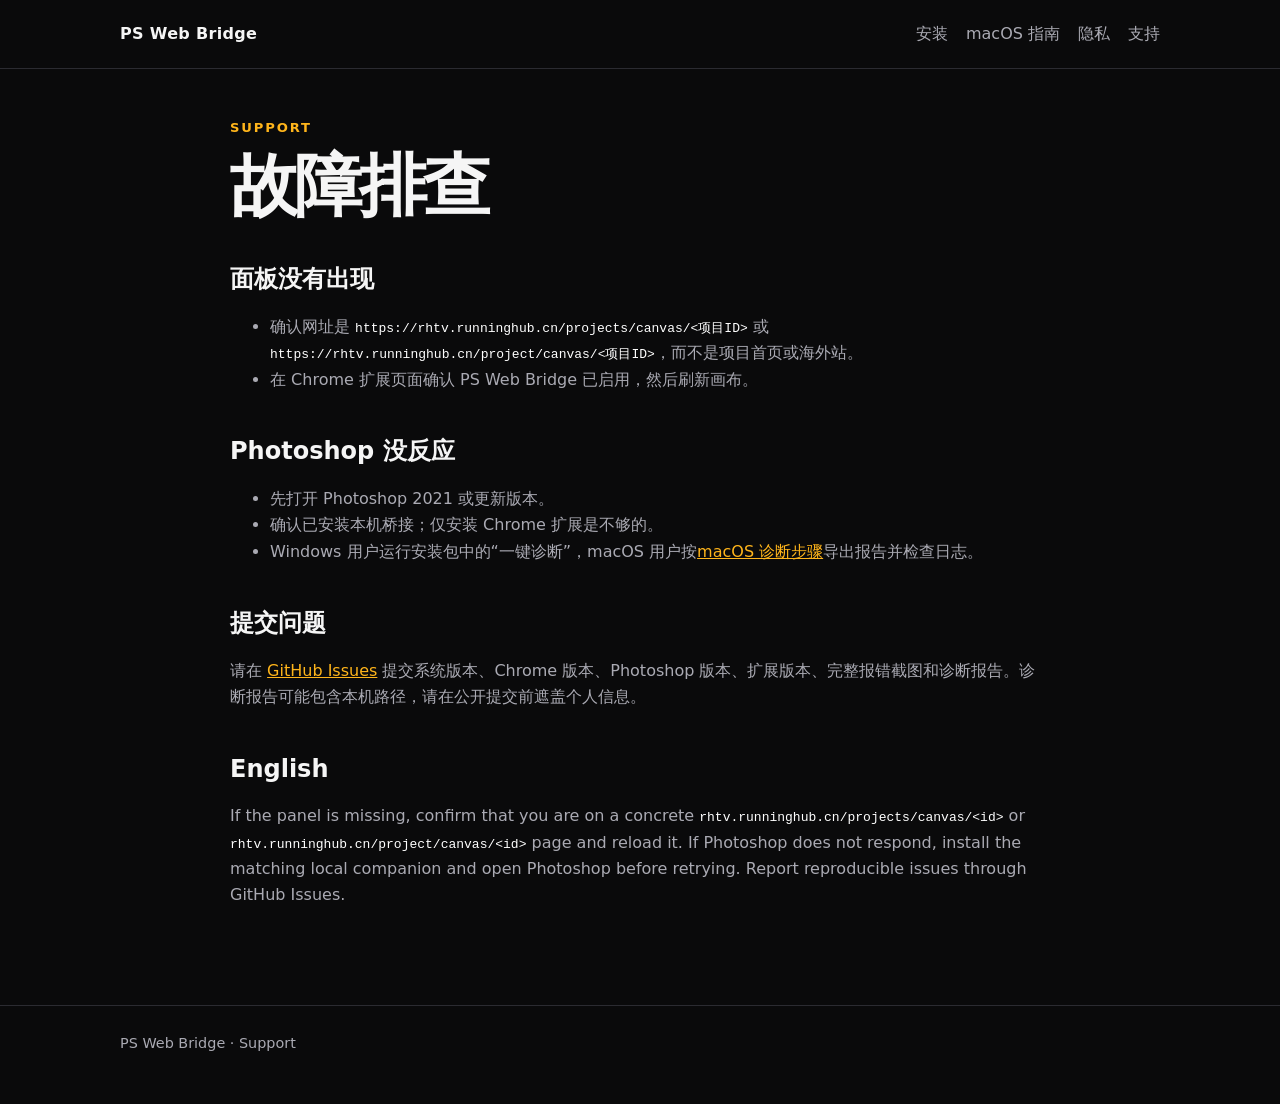
<file: support/index.html>
<!doctype html>
<html lang="zh-CN">
<head><meta charset="utf-8"><meta name="viewport" content="width=device-width,initial-scale=1"><meta name="description" content="PS Web Bridge 支持与故障排查"><title>支持 · PS Web Bridge</title><link rel="stylesheet" href="../styles.css"></head>
<body>
  <header><nav class="shell"><a class="brand" href="../">PS Web Bridge</a><div class="nav-links"><a href="../install/">安装</a><a href="../macos/">macOS 指南</a><a href="../privacy/">隐私</a><a href="./">支持</a></div></nav></header>
  <main class="shell article">
    <div class="eyebrow">Support</div><h1>故障排查</h1>
    <h2>面板没有出现</h2><ul><li>确认网址是 <code>https://rhtv.runninghub.cn/projects/canvas/&lt;项目ID&gt;</code> 或 <code>https://rhtv.runninghub.cn/project/canvas/&lt;项目ID&gt;</code>，而不是项目首页或海外站。</li><li>在 Chrome 扩展页面确认 PS Web Bridge 已启用，然后刷新画布。</li></ul>
    <h2>Photoshop 没反应</h2><ul><li>先打开 Photoshop 2021 或更新版本。</li><li>确认已安装本机桥接；仅安装 Chrome 扩展是不够的。</li><li>Windows 用户运行安装包中的“一键诊断”，macOS 用户按<a href="../macos/#diagnostics">macOS 诊断步骤</a>导出报告并检查日志。</li></ul>
    <h2>提交问题</h2><p>请在 <a href="https://github.com/pjczz/ps-canvas-support/issues">GitHub Issues</a> 提交系统版本、Chrome 版本、Photoshop 版本、扩展版本、完整报错截图和诊断报告。诊断报告可能包含本机路径，请在公开提交前遮盖个人信息。</p>
    <h2>English</h2><p>If the panel is missing, confirm that you are on a concrete <code>rhtv.runninghub.cn/projects/canvas/&lt;id&gt;</code> or <code>rhtv.runninghub.cn/project/canvas/&lt;id&gt;</code> page and reload it. If Photoshop does not respond, install the matching local companion and open Photoshop before retrying. Report reproducible issues through GitHub Issues.</p>
  </main>
  <footer><div class="shell">PS Web Bridge · Support</div></footer>
</body>
</html>
</file>
<file: styles.css>
:root {
  color-scheme: dark;
  --bg: #0a0a0b;
  --panel: #141417;
  --line: #2b2b31;
  --text: #f5f5f5;
  --muted: #aaaab3;
  --accent: #ffb51b;
  --accent-soft: rgba(255, 181, 27, .12);
  --success: #63d391;
  font-family: Inter, ui-sans-serif, system-ui, -apple-system, BlinkMacSystemFont, "Segoe UI", sans-serif;
}

* { box-sizing: border-box; }
body { margin: 0; background: var(--bg); color: var(--text); line-height: 1.65; }
a { color: var(--accent); }
.shell { width: min(1040px, calc(100% - 32px)); margin: 0 auto; }
header { border-bottom: 1px solid var(--line); }
nav { min-height: 68px; display: flex; align-items: center; justify-content: space-between; gap: 24px; }
.brand { color: var(--text); font-weight: 750; letter-spacing: .02em; text-decoration: none; }
.nav-links { display: flex; flex-wrap: wrap; gap: 18px; }
.nav-links a { color: var(--muted); text-decoration: none; }
.hero { padding: 88px 0 56px; }
.eyebrow { color: var(--accent); font-size: .82rem; font-weight: 750; letter-spacing: .14em; text-transform: uppercase; }
h1 { max-width: 780px; margin: 12px 0 18px; font-size: clamp(2.4rem, 7vw, 5rem); line-height: .98; letter-spacing: -.055em; }
h2 { margin-top: 44px; line-height: 1.2; }
p, li { color: var(--muted); }
.lead { max-width: 700px; font-size: 1.15rem; }
.grid { display: grid; grid-template-columns: repeat(3, 1fr); gap: 16px; margin: 28px 0 64px; }
.card { min-height: 190px; padding: 24px; border: 1px solid var(--line); border-radius: 18px; background: var(--panel); }
.card h2 { margin: 0 0 10px; font-size: 1.15rem; }
.button { display: inline-block; margin-top: 12px; padding: 10px 14px; border-radius: 10px; background: var(--accent); color: #111; font-weight: 750; text-decoration: none; }
main.article { max-width: 820px; padding: 48px 0 80px; }
main.article h1 { font-size: clamp(2.5rem, 6vw, 4.25rem); line-height: 1.04; }
.notice { margin: 28px 0; padding: 18px 20px; border-left: 3px solid var(--accent); background: var(--panel); }
code { color: #fff; overflow-wrap: anywhere; }
.article-intro { max-width: 720px; font-size: 1.08rem; }
.meta-grid { display: grid; grid-template-columns: repeat(2, minmax(0, 1fr)); gap: 12px; margin: 28px 0; }
.meta-item { padding: 16px 18px; border: 1px solid var(--line); border-radius: 14px; background: var(--panel); }
.meta-item strong, .meta-item span { display: block; }
.meta-item span { margin-top: 4px; color: var(--muted); }
.status { display: inline-flex; align-items: center; gap: 8px; margin: 8px 0 0; padding: 6px 10px; border: 1px solid rgba(99, 211, 145, .35); border-radius: 999px; color: var(--success); background: rgba(99, 211, 145, .08); font-size: .86rem; font-weight: 700; }
.toc { margin: 28px 0 44px; padding: 20px 24px; border: 1px solid var(--line); border-radius: 16px; background: var(--panel); }
.toc strong { display: block; margin-bottom: 8px; }
.toc ol { margin: 0; padding-left: 22px; columns: 2; }
.toc li { break-inside: avoid; }
.steps { padding: 0; list-style: none; counter-reset: guide-step; }
.steps > li { position: relative; margin: 18px 0; padding: 2px 0 2px 50px; counter-increment: guide-step; }
.steps > li::before { position: absolute; left: 0; top: 0; width: 34px; height: 34px; border-radius: 50%; background: var(--accent); color: #111; content: counter(guide-step); display: grid; place-items: center; font-weight: 800; }
.checklist { padding: 0; list-style: none; }
.checklist li { position: relative; margin: 10px 0; padding-left: 30px; }
.checklist li::before { position: absolute; left: 0; color: var(--success); content: "✓"; font-weight: 900; }
.path { display: block; margin: 12px 0; padding: 12px 14px; border: 1px solid var(--line); border-radius: 10px; background: #0f0f11; color: #fff; overflow-wrap: anywhere; }
.figure { margin: 24px 0 36px; }
.figure img { display: block; width: 100%; height: auto; border: 1px solid var(--line); border-radius: 14px; background: #fff; }
.figure figcaption { margin-top: 10px; color: var(--muted); font-size: .9rem; }
.figure.narrow { max-width: 720px; }
.figure.dialog { max-width: 520px; }
.screenshot-sequence { display: grid; gap: 24px; margin: 26px 0 38px; }
.screenshot-sequence .figure { margin: 0; }
.callout { margin: 24px 0; padding: 18px 20px; border: 1px solid rgba(255, 181, 27, .38); border-radius: 14px; background: var(--accent-soft); }
.callout strong { color: #fff; }
.version-note { font-size: .9rem; }
.success-panel { display: grid; gap: 6px; margin: 30px 0; padding: 20px 22px; border: 1px solid rgba(99, 211, 145, .4); border-radius: 16px; background: rgba(99, 211, 145, .08); }
.success-panel strong { color: var(--success); font-size: 1.05rem; }
.success-panel span { color: var(--muted); }
.release-actions { display: flex; flex-wrap: wrap; gap: 12px; margin: 22px 0; }
.button.secondary { border: 1px solid var(--line); background: var(--panel); color: var(--text); }
.hash { font-size: .84rem; word-break: break-all; }
.mini-table { width: 100%; margin: 18px 0; border-collapse: collapse; }
.mini-table th, .mini-table td { padding: 12px 10px; border-bottom: 1px solid var(--line); text-align: left; vertical-align: top; }
.mini-table th { color: #fff; }
.mini-table td { color: var(--muted); }
.english { margin-top: 56px; padding-top: 30px; border-top: 1px solid var(--line); }
footer { padding: 26px 0 48px; border-top: 1px solid var(--line); color: var(--muted); font-size: .9rem; }
@media (max-width: 720px) {
  .grid, .meta-grid { grid-template-columns: 1fr; }
  nav { align-items: flex-start; padding: 18px 0; flex-direction: column; }
  .nav-links { gap: 12px 16px; }
  .hero { padding-top: 56px; }
  main.article { padding-top: 36px; }
  .toc ol { columns: 1; }
  .steps > li { padding-left: 44px; }
  .mini-table { display: block; overflow-x: auto; }
}
</file>
